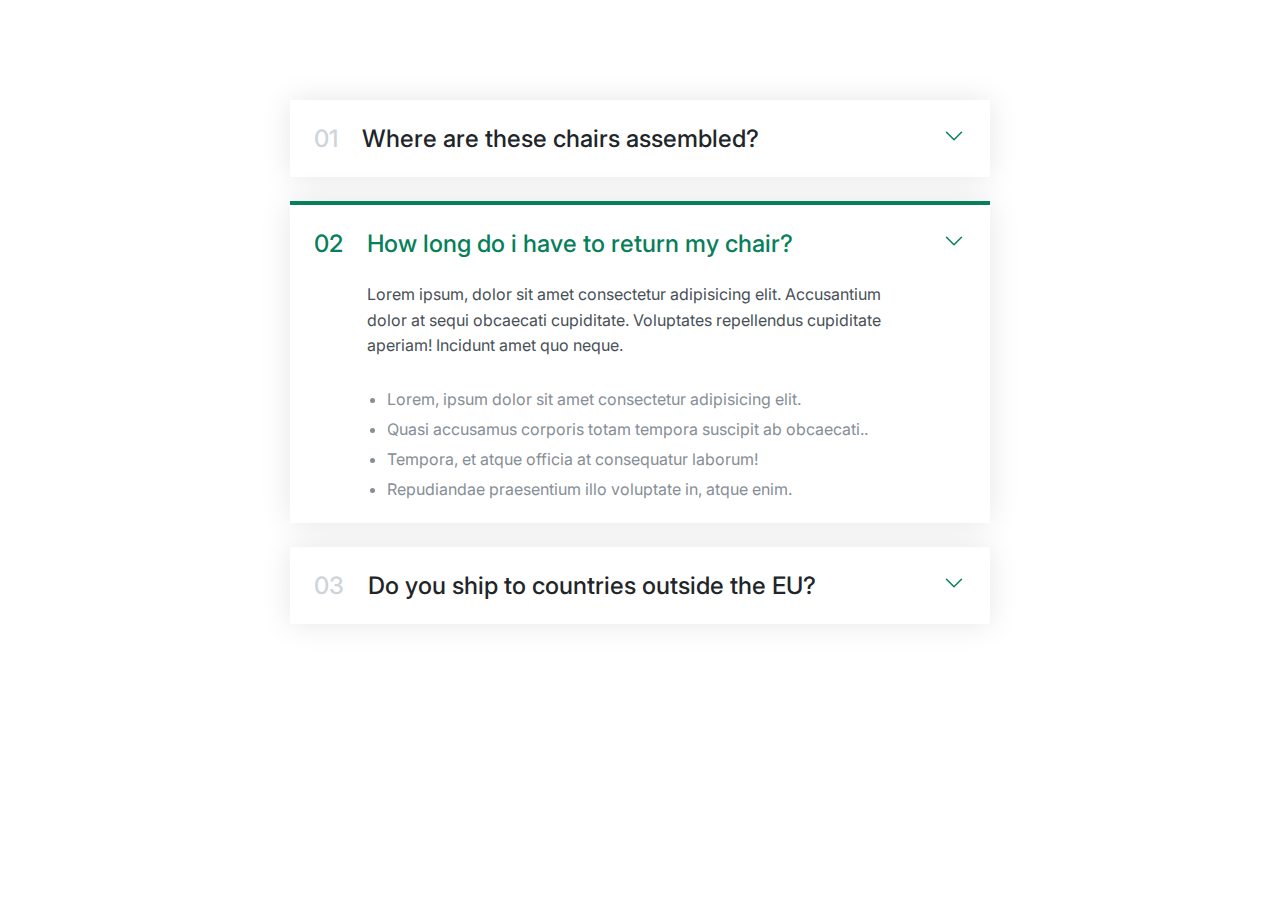
<file: Accordion/index.html>
<!DOCTYPE html>
<html lang="en">
  <head>
    <meta charset="UTF-8" />
    <meta name="viewport" content="width=device-width, initial-scale=1.0" />
    <link rel="preconnect" href="https://fonts.googleapis.com" />
    <link rel="preconnect" href="https://fonts.gstatic.com" crossorigin />
    <link
      href="https://fonts.googleapis.com/css2?family=Inter:wght@400;500;600;700&display=swap"
      rel="stylesheet"
    />
    <link rel="stylesheet" href="style.css" />
    <title>Accordion</title>
  </head>
  <body>
    <div class="accordion">
      <div class="items">
        <p class="number">01</p>
        <p class="text">Where are these chairs assembled?</p>
        <svg
          xmlns="http://www.w3.org/2000/svg"
          fill="none"
          viewBox="0 0 24 24"
          stroke-width="1.5"
          stroke="currentColor"
          class="icon"
        >
          <path
            stroke-linecap="round"
            stroke-linejoin="round"
            d="m19.5 8.25-7.5 7.5-7.5-7.5"
          />
        </svg>

        <div class="hidden">
          <p>
            Lorem ipsum dolor sit amet consectetur adipisicing elit. Rem
            exercitationem facere neque dolor, aperiam eligendi officia iusto,
            ad labore qui
          </p>
          <ul>
            <li>Lorem, ipsum dolor sit amet consectetur adipisicing elit.</li>
            <li>Lorem, ipsum dolor sit amet consectetur adipisicing elit.</li>
            <li>Lorem, ipsum dolor sit amet consectetur adipisicing elit.</li>
            <li>Lorem, ipsum dolor sit amet consectetur adipisicing elit.</li>
          </ul>
        </div>
      </div>
      <div class="items open">
        <p class="number">02</p>
        <p class="text">How long do i have to return my chair?</p>
        <svg
          xmlns="http://www.w3.org/2000/svg"
          fill="none"
          viewBox="0 0 24 24"
          stroke-width="1.5"
          stroke="currentColor"
          class="icon"
        >
          <path
            stroke-linecap="round"
            stroke-linejoin="round"
            d="m19.5 8.25-7.5 7.5-7.5-7.5"
          />
        </svg>

        <div class="hidden">
          <p>
            Lorem ipsum, dolor sit amet consectetur adipisicing elit.
            Accusantium dolor at sequi obcaecati cupiditate. Voluptates
            repellendus cupiditate aperiam! Incidunt amet quo neque.
          </p>
          <ul>
            <li>Lorem, ipsum dolor sit amet consectetur adipisicing elit.</li>
            <li>
              Quasi accusamus corporis totam tempora suscipit ab obcaecati..
            </li>
            <li>Tempora, et atque officia at consequatur laborum!</li>
            <li>Repudiandae praesentium illo voluptate in, atque enim.</li>
          </ul>
        </div>
      </div>
      <div class="items">
        <p class="number">03</p>
        <p class="text">Do you ship to countries outside the EU?</p>
        <svg
          xmlns="http://www.w3.org/2000/svg"
          fill="none"
          viewBox="0 0 24 24"
          stroke-width="1.5"
          stroke="currentColor"
          class="icon"
        >
          <path
            stroke-linecap="round"
            stroke-linejoin="round"
            d="m19.5 8.25-7.5 7.5-7.5-7.5"
          />
        </svg>

        <div class="hidden">
          <p>
            Lorem ipsum dolor sit amet consectetur adipisicing elit. Rem
            exercitationem facere neque dolor, aperiam eligendi officia iusto,
            ad labore qui
          </p>
          <ul>
            <li>Lorem, ipsum dolor sit amet consectetur adipisicing elit.</li>
            <li>Lorem, ipsum dolor sit amet consectetur adipisicing elit.</li>
            <li>Lorem, ipsum dolor sit amet consectetur adipisicing elit.</li>
            <li>Lorem, ipsum dolor sit amet consectetur adipisicing elit.</li>
          </ul>
        </div>
      </div>
    </div>
  </body>
</html>
</file>
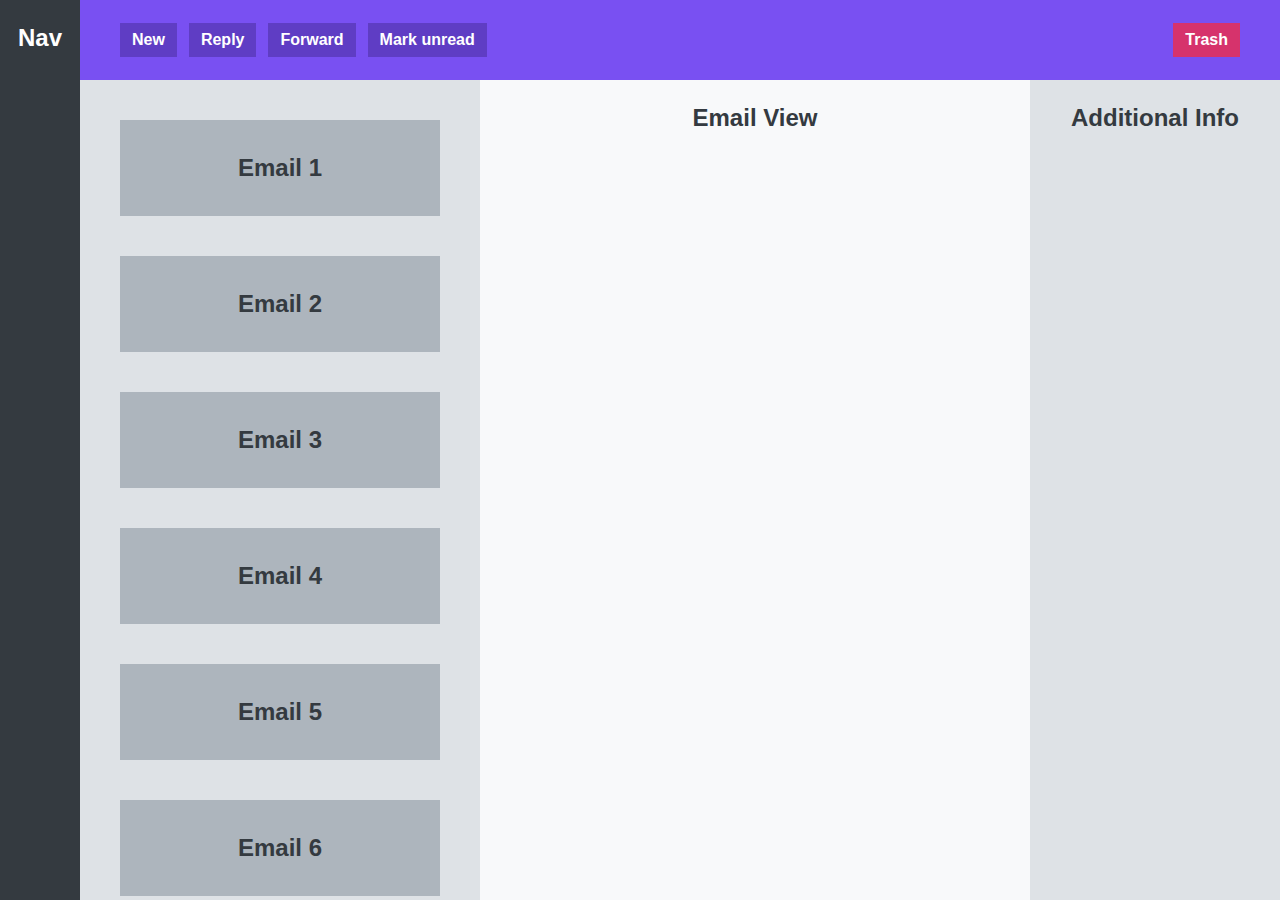
<file: App-Layout/index.html>
<!DOCTYPE html>
<html lang="en">
  <head>
    <meta charset="UTF-8" />
    <meta name="viewport" content="width=device-width, initial-scale=1.0" />
    <title>App Layout</title>
    <link rel="stylesheet" href="style.css" />
  </head>
  <body>
    <nav>Nav</nav>
    <menu>
      <button>New</button>
      <button>Reply</button>
      <button>Forward</button>
      <button>Mark unread</button>
      <button>Trash</button>
    </menu>
    <section>
      <div class="email">Email 1</div>
      <div class="email">Email 2</div>
      <div class="email">Email 3</div>
      <div class="email">Email 4</div>
      <div class="email">Email 5</div>
      <div class="email">Email 6</div>
      <div class="email">Email 7</div>
      <div class="email">Email 8</div>
      <div class="email">Email 9</div>
      <div class="email">Email 10</div>
    </section>
    <main>Email View</main>
    <aside>Additional Info</aside>
  </body>
</html>
</file>
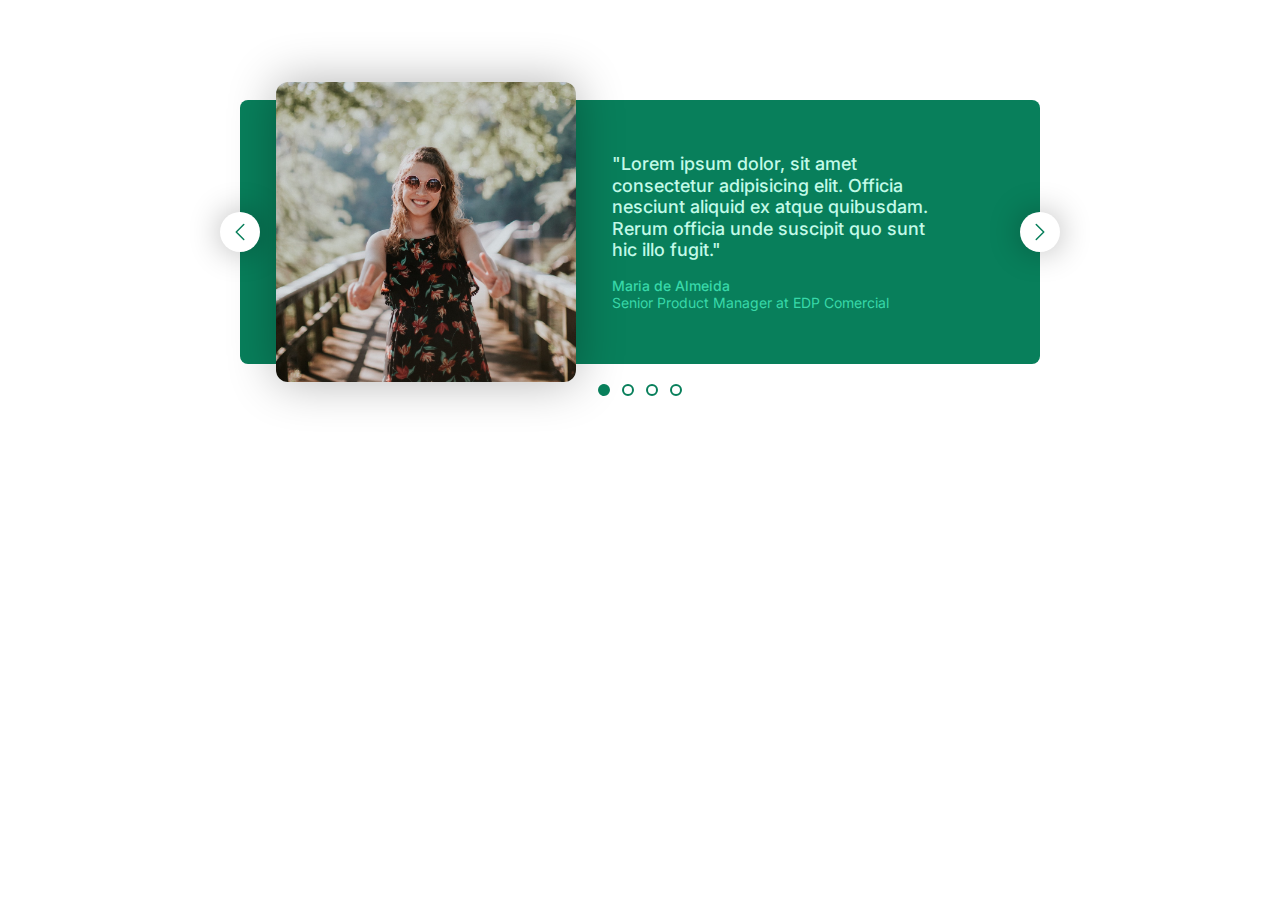
<file: Carousel/index.html>
<!DOCTYPE html>
<html lang="en">
  <head>
    <meta charset="UTF-8" />
    <meta name="viewport" content="width=device-width, initial-scale=1.0" />
    <title>Carousel</title>
    <link rel="preconnect" href="https://fonts.googleapis.com" />
    <link rel="preconnect" href="https://fonts.gstatic.com" crossorigin />
    <link
      href="https://fonts.googleapis.com/css2?family=Inter:wght@400;500;700&display=swap"
      rel="stylesheet"
    />
    <link rel="stylesheet" href="style.css" />
  </head>
  <body>
    <div class="carousel">
      <img src="maria.jpg" alt="Image of Maria" />
      <blockquote>
        <p class="text">
          "Lorem ipsum dolor, sit amet consectetur adipisicing elit. Officia
          nesciunt aliquid ex atque quibusdam. Rerum officia unde suscipit quo
          sunt hic illo fugit."
        </p>
        <p class="author">Maria de Almeida</p>
        <p class="occupation">Senior Product Manager at EDP Comercial</p>
      </blockquote>
      <button class="button left">
        <svg
          xmlns="http://www.w3.org/2000/svg"
          fill="none"
          viewBox="0 0 24 24"
          stroke-width="1.5"
          stroke="currentColor"
          class="icon"
        >
          <path
            stroke-linecap="round"
            stroke-linejoin="round"
            d="M15.75 19.5 8.25 12l7.5-7.5"
          />
        </svg>
      </button>
      <button class="button right">
        <svg
          xmlns="http://www.w3.org/2000/svg"
          fill="none"
          viewBox="0 0 24 24"
          stroke-width="1.5"
          stroke="currentColor"
          class="icon"
        >
          <path
            stroke-linecap="round"
            stroke-linejoin="round"
            d="m8.25 4.5 7.5 7.5-7.5 7.5"
          />
        </svg>
      </button>
      <div class="dots">
        <button class="dot fill">&nbsp;</button>
        <button class="dot">&nbsp;</button>
        <button class="dot">&nbsp;</button>
        <button class="dot">&nbsp;</button>
      </div>
    </div>
  </body>
</html>
</file>
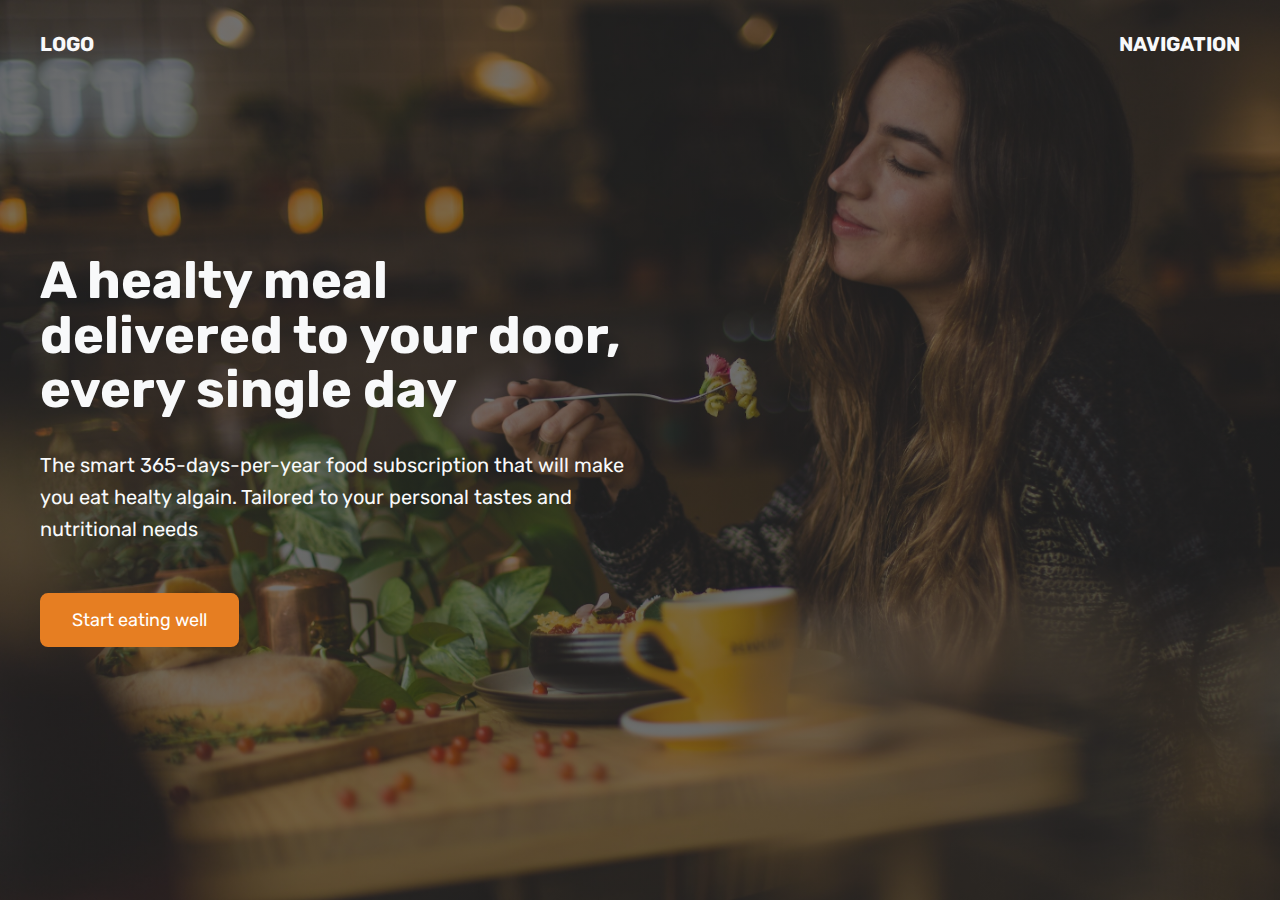
<file: Hero/index.html>
<!DOCTYPE html>
<html lang="en">
  <head>
    <meta charset="UTF-8" />
    <meta name="viewport" content="width=device-width, initial-scale=1.0" />
    <link rel="preconnect" href="https://fonts.googleapis.com" />
    <link rel="preconnect" href="https://fonts.gstatic.com" crossorigin />
    <link
      href="https://fonts.googleapis.com/css2?family=Inter:wght@400;500;700&family=Rubik:wght@400;600;700&display=swap"
      rel="stylesheet"
    />
    <link rel="stylesheet" href="style.css" />
    <title>Hero</title>
  </head>
  <body>
    <header>
      <nav class="container">
        <div class="logo">Logo</div>
        <div class="navigation">navigation</div>
      </nav>
      <div class="container position">
        <div class="text-wrapper">
          <h1 class="big-text">
            A healty meal delivered to your door, every single day
          </h1>
          <p class="text">
            The smart 365-days-per-year food subscription that will make you eat
            healty algain. Tailored to your personal tastes and nutritional
            needs
          </p>
          <a href="#" class="btn">Start eating well</a>
        </div>
      </div>
    </header>
  </body>
</html>
</file>
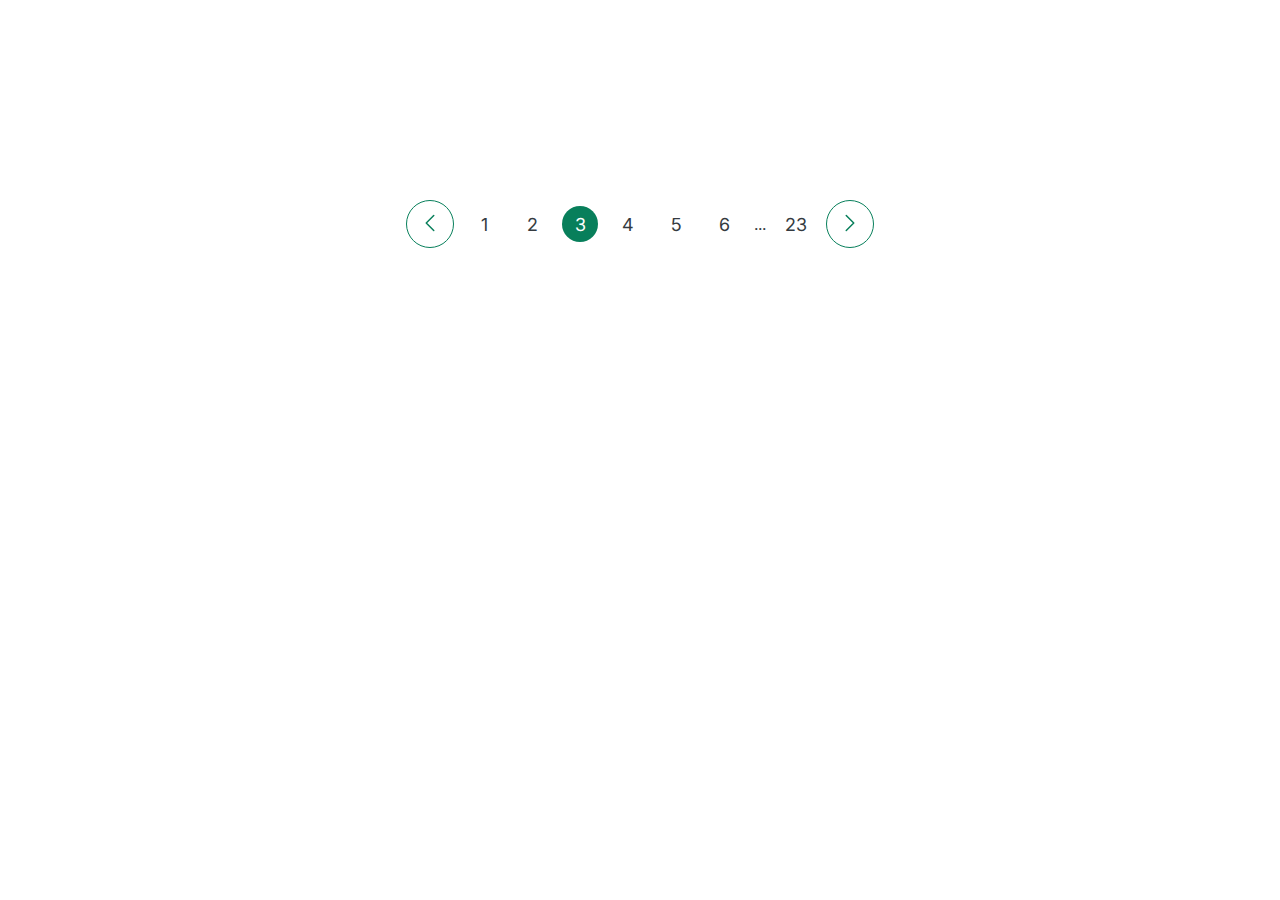
<file: Pagination/index.html>
<!DOCTYPE html>
<html lang="en">
  <head>
    <meta charset="UTF-8" />
    <meta name="viewport" content="width=device-width, initial-scale=1.0" />
    <link rel="preconnect" href="https://fonts.googleapis.com" />
    <link rel="preconnect" href="https://fonts.gstatic.com" crossorigin />
    <link
      href="https://fonts.googleapis.com/css2?family=Inter:wght@400;500;700&display=swap"
      rel="stylesheet"
    />
    <link rel="stylesheet" href="style.css" />
    <title>Pagination</title>
  </head>
  <body>
    <div class="pagination">
      <button class="btn-icon left">
        <svg
          xmlns="http://www.w3.org/2000/svg"
          fill="none"
          viewBox="0 0 24 24"
          stroke-width="1.5"
          stroke="currentColor"
          class="icon"
        >
          <path
            stroke-linecap="round"
            stroke-linejoin="round"
            d="M15.75 19.5 8.25 12l7.5-7.5"
          />
        </svg>
      </button>
      <a href="#" class="link">1</a>
      <a href="#" class="link">2</a>
      <a href="#" class="link current">3</a>
      <a href="#" class="link">4</a>
      <a href="#" class="link">5</a>
      <a href="#" class="link">6</a>
      <span class="dots">...</span>
      <a href="#" class="link">23</a>
      <button class="btn-icon right">
        <svg
          xmlns="http://www.w3.org/2000/svg"
          fill="none"
          viewBox="0 0 24 24"
          stroke-width="1.5"
          stroke="currentColor"
          class="icon"
        >
          <path
            stroke-linecap="round"
            stroke-linejoin="round"
            d="m8.25 4.5 7.5 7.5-7.5 7.5"
          />
        </svg>
      </button>
    </div>
  </body>
</html>
</file>
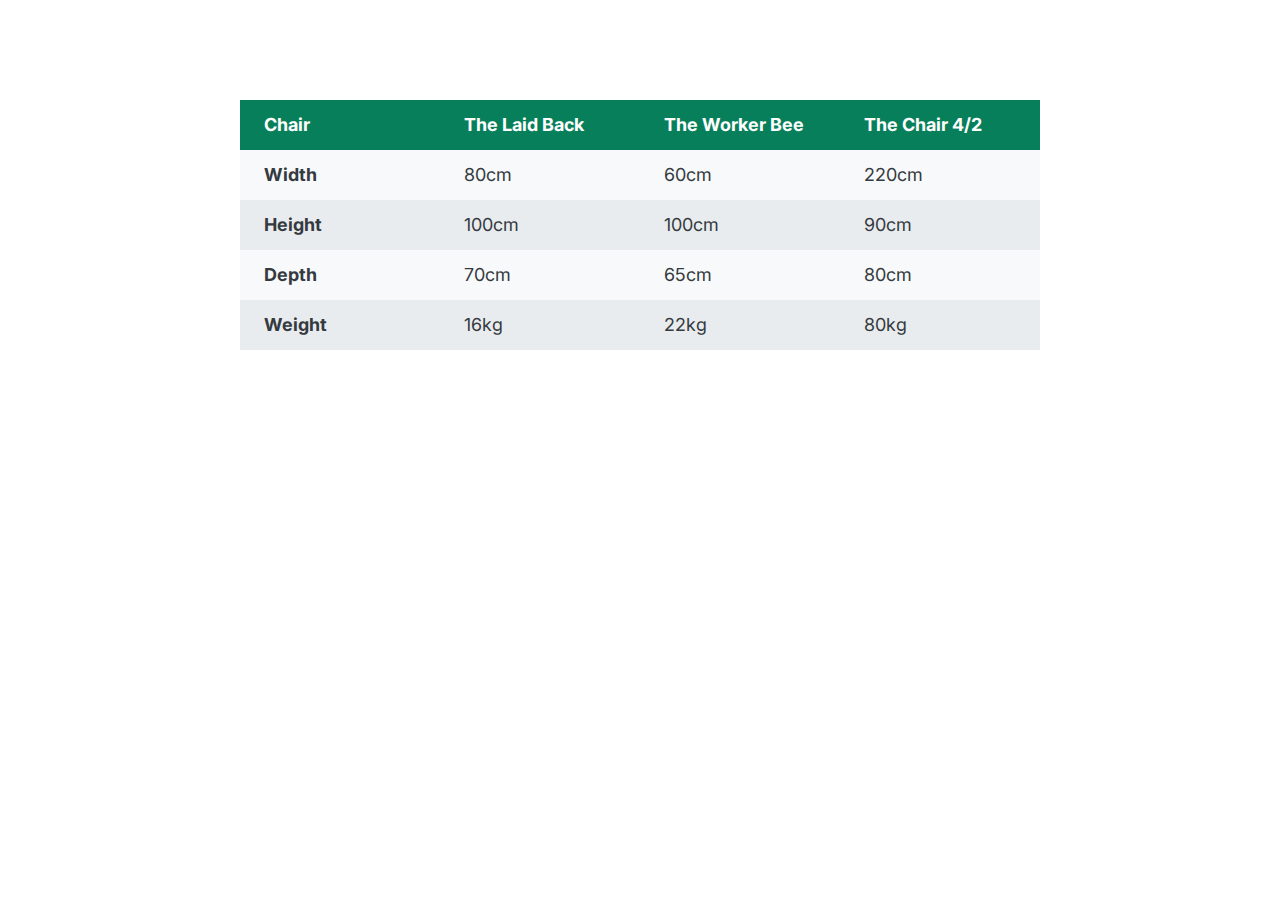
<file: Table/index.html>
<!DOCTYPE html>
<html lang="en">
  <head>
    <meta charset="UTF-8" />
    <meta name="viewport" content="width=device-width, initial-scale=1.0" />
    <link rel="preconnect" href="https://fonts.googleapis.com" />
    <link rel="preconnect" href="https://fonts.gstatic.com" crossorigin />
    <link
      href="https://fonts.googleapis.com/css2?family=Inter:wght@400;500;700&display=swap"
      rel="stylesheet"
    />
    <link rel="stylesheet" href="style.css" />
    <title>Table</title>
  </head>
  <body>
    <table>
      <thead>
        <tr>
          <th>Chair</th>
          <th>The Laid Back</th>
          <th>The Worker Bee</th>
          <th>The Chair 4/2</th>
        </tr>
      </thead>
      <tbody>
        <tr>
          <th>Width</th>
          <td>80cm</td>
          <td>60cm</td>
          <td>220cm</td>
        </tr>
        <tr>
          <th>Height</th>
          <td>100cm</td>
          <td>100cm</td>
          <td>90cm</td>
        </tr>
        <tr>
          <th>Depth</th>
          <td>70cm</td>
          <td>65cm</td>
          <td>80cm</td>
        </tr>
        <tr>
          <th>Weight</th>
          <td>16kg</td>
          <td>22kg</td>
          <td>80kg</td>
        </tr>
      </tbody>
    </table>
  </body>
</html>
</file>
<file: Accordion/style.css>
/* External color: #087f5b */
/* Text Color: #212529*/

* {
  margin: 0;
  padding: 0;
  box-sizing: border-box;
}

body {
  font-family: "inter", sans-serif;
  color: #495057;
}

.accordion {
  width: 700px;
  margin: 100px auto;
  display: flex;
  flex-direction: column;
  gap: 24px;
}

.items {
  box-shadow: 0 0 30px rgba(0, 0, 0, 0.1);
  padding: 24px;
  display: grid;
  grid-template-columns: auto 1fr auto;
  gap: 24px;
}

.open {
  border-top: 4px solid #087f5b;
}
.open .hidden {
  display: block;
}
.open .text,
.open .number {
  color: #087f5b;
}

.hidden {
  grid-column: 2;
  display: none;
}

.hidden p {
  line-height: 1.6;
}
.icon {
  width: 24px;
  stroke: #087f5b;
}

.text,
.number {
  font-size: 24px;
  font-weight: 500;
  color: #212529;
}

.number {
  color: #ced4da;
}

.hidden p,
.hidden ul {
  font-size: 16px;
}

.hidden p {
  margin-bottom: 30px;
}

ul {
  margin-left: 20px;
  display: flex;
  flex-direction: column;
  gap: 10px;
  color: #868e96;
}
</file>
<file: App-Layout/style.css>
/* /*
SPACING SYSTEM (px)
2 / 4 / 8 / 12 / 16 / 24 / 32 / 48 / 64 / 80 / 96 / 128

FONT SIZE SYSTEM (px)
10 / 12 / 14 / 16 / 18 / 20 / 24 / 30 / 36 / 44 / 52 / 62 / 74 / 86 / 98
*/

/* MAIN COLOR: #7950f2 */
/* GREY COLOR: #343a40 */
* {
  margin: 0;
  padding: 0;
  box-sizing: border-box;
}

body {
  font-family: sans-serif;
  font-size: 24px;
  color: #343a40;
  height: 100vh;
  text-align: center;
  font-weight: 700;

  display: grid;
  grid-template-columns: 80px 400px 1fr 250px;
  grid-template-rows: 80px 1fr;
}

nav {
  background-color: #343a40;
  color: #fff;
  padding-top: 24px;
  grid-row: 1 / -1;
}

menu {
  background-color: #7950f2;
  grid-column: 2 / -1;

  display: flex;
  align-items: center;
  gap: 12px;
  padding: 0 40px;
}

button {
  display: inline-block;
  padding: 8px 12px;
  background-color: #5f3dc4;
  color: #fff;
  font-size: 16px;
  font-weight: 700;
  border: none;
  cursor: pointer;
}

button:last-child {
  background-color: #d6336c;
  margin-left: auto;
}

section {
  background-color: #dee2e6;
  padding: 40px;
  overflow: scroll;

  display: flex;
  flex-direction: column;
  gap: 40px;
}

section .email {
  background-color: #adb5bd;
  height: 96px;
  flex-shrink: 0;
  /* padding: 40px; */

  display: flex;
  align-items: center;
  justify-content: center;
}

main {
  background-color: #f8f9fa;
  padding: 24px;
}

aside {
  background-color: #dee2e6;
  padding: 24px;
}
</file>
<file: Carousel/style.css>
/*
SPACING SYSTEM (px)
2 / 4 / 8 / 12 / 16 / 24 / 32 / 48 / 64 / 80 / 96 / 128

FONT SIZE SYSTEM (px)
10 / 12 / 14 / 16 / 18 / 20 / 24 / 30 / 36 / 44 / 52 / 62 / 74 / 86 / 98
*/

/* MAIN COLOR: #087f5b */
/* GREY COLOR: #343a40 */
/* TEXT COLOR: #38d9a9 */

* {
  box-sizing: border-box;
  margin: 0;
  padding: 0;
}

body {
  font-family: "Inter", sans-serif;
  color: #343a40;
}

img {
  height: 200px;
  transform: scale(1.5);
  border-radius: 8px;
  box-shadow: 0 0 32px rgba(0, 0, 0, 0.3);
}
.carousel {
  width: 800px;
  margin: 100px auto;
  background-color: #087f5b;
  display: flex;
  align-items: center;
  justify-content: center;
  gap: 86px;
  padding: 32px 86px 32px 86px;
  border-radius: 8px;

  position: relative;
}

.text {
  color: #c3fae8;
  font-size: 18px;
  font-weight: 500;
  margin-bottom: 16px;
  line-height: 1.2;
}

.author {
  color: #38d9a9;
  font-size: 14px;
  font-weight: 500;
}

.occupation {
  color: #38d9a9;
  font-size: 14px;
}

.button {
  position: absolute;
  width: 40px;
  height: 40px;
  border: none;
  cursor: pointer;
  border-radius: 50%;
  background-color: #fff;
  box-shadow: 0 0 32px rgba(0, 0, 0, 0.3);

  display: flex;
  align-items: center;
  justify-content: center;
}

.icon {
  width: 24px;
  height: 24px;
  stroke: #087f5b;
}
.left {
  left: 0;
  transform: translate(-50%, 0);
}

.right {
  right: 0;
  transform: translate(50%, 0);
}

.dots {
  display: flex;
  gap: 12px;
  position: absolute;

  bottom: 0;
  left: 50%;
  transform: translate(-50%, 32px);
}

.dot {
  height: 12px;
  width: 12px;
  border-radius: 50%;
  border: 2px solid #087f5b;
  background-color: #fff;
}

.fill {
  background-color: #087f5b;
}
</file>
<file: Hero/style.css>
/*
SPACING SYSTEM (px)
2 / 4 / 8 / 12 / 16 / 24 / 32 / 48 / 64 / 80 / 96 / 128

FONT SIZE SYSTEM (px)
10 / 12 / 14 / 16 / 18 / 20 / 24 / 30 / 36 / 44 / 52 / 62 / 74 / 86 / 98
*/

/* MAIN COLOR: #e67e22*/
/* GREY COLOR: #f8f9fa */

* {
  margin: 0;
  padding: 0;
  box-sizing: border-box;
}

html {
  font-family: "Rubik", sans-serif;
  color: #f8f9fa;
}

header {
  background-image: linear-gradient(
      rgba(34, 34, 34, 0.6),
      rgba(34, 34, 34, 0.6)
    ),
    url(hero.jpg);
  background-size: cover;
  position: relative;
  height: 100vh;
}

.container {
  width: 1200px;
  margin: 0 auto;
}

nav {
  display: flex;
  justify-content: space-between;
  font-size: 20px;
  font-weight: 700;
  text-transform: uppercase;
  padding-top: 32px;
}

.position {
  position: absolute;
  left: 50%;
  top: 50%;

  transform: translate(-50%, -50%);
}

.text-wrapper {
  width: 50%;
}

.big-text {
  font-size: 52px;
  line-height: 1.05;
  padding-bottom: 32px;
}

.text {
  font-size: 20px;
  line-height: 1.6;
  padding-bottom: 48px;
}

.btn:link,
.btn:visited {
  color: #fff;
  background-color: #e67e22;
  text-decoration: none;
  font-size: 18px;
  padding: 16px 32px;
  border-radius: 8px;
  display: inline-block;
}
</file>
<file: Pagination/style.css>
/*
SPACING SYSTEM (px)
2 / 4 / 8 / 12 / 16 / 24 / 32 / 48 / 64 / 80 / 96 / 128

FONT SIZE SYSTEM (px)
10 / 12 / 14 / 16 / 18 / 20 / 24 / 30 / 36 / 44 / 52 / 62 / 74 / 86 / 98
*/

/* MAIN COLOR: #087f5b */
/* GREY COLOR: #343a40 */

* {
  margin: 0;
  padding: 0;
  box-sizing: border-box;
}

body {
  font-family: "Inter", sans-serif;
  color: #343a40;

  display: flex;
  align-items: center;
  justify-content: center;
}

.pagination {
  display: flex;
  align-items: center;
  /* justify-content: center; */
  margin-top: 200px;

  gap: 12px;
}
.btn-icon {
  width: 48px;
  height: 48px;
  border: #087f5b 1px solid;
  border-radius: 50%;
}

.btn-icon:hover {
  background-color: #087f5b;
}

.btn-icon:hover .icon {
  stroke: #fff;
}

button {
  background: none;
}
.icon {
  width: 24px;
  height: 24px;
  stroke: #087f5b;
}

.link:link,
.link:visited {
  color: #343a40;
  text-decoration: none;
  font-size: 18px;
  width: 36px;
  height: 36px;
  border-radius: 50%;

  /* background-color: #087f5b; */
  display: flex;
  align-items: center;
  justify-content: center;
}

.link:hover,
.link:active,
.link.current {
  background-color: #087f5b;
  color: #fff;
}
</file>
<file: Table/style.css>
/*
SPACING SYSTEM (px)
2 / 4 / 8 / 12 / 16 / 24 / 32 / 48 / 64 / 80 / 96 / 128

FONT SIZE SYSTEM (px)
10 / 12 / 14 / 16 / 18 / 20 / 24 / 30 / 36 / 44 / 52 / 62 / 74 / 86 / 98
*/

/* MAIN COLOR: #087f5b */
/* GREY COLOR: #343a40 */

* {
  box-sizing: border-box;
  margin: 0;
  padding: 0;
}

body {
  font-family: "Inter", sans-serif;
  color: #343a40;
  display: flex;
  justify-content: center;
  margin-top: 100px;
  line-height: 1;
}

table {
  width: 800px;
  border-collapse: collapse;
  font-size: 18px;
  letter-spacing: ;
}
thead tr {
  background-color: #087f5b;
  color: #fff;
}
thead th {
  width: 25%;
}
th,
td {
  padding: 16px 24px;
  text-align: left;
}

tbody tr:nth-child(odd) {
  background-color: #f8f9fa;
}
tbody tr:nth-child(even) {
  background-color: #e9ecef;
}
</file>
